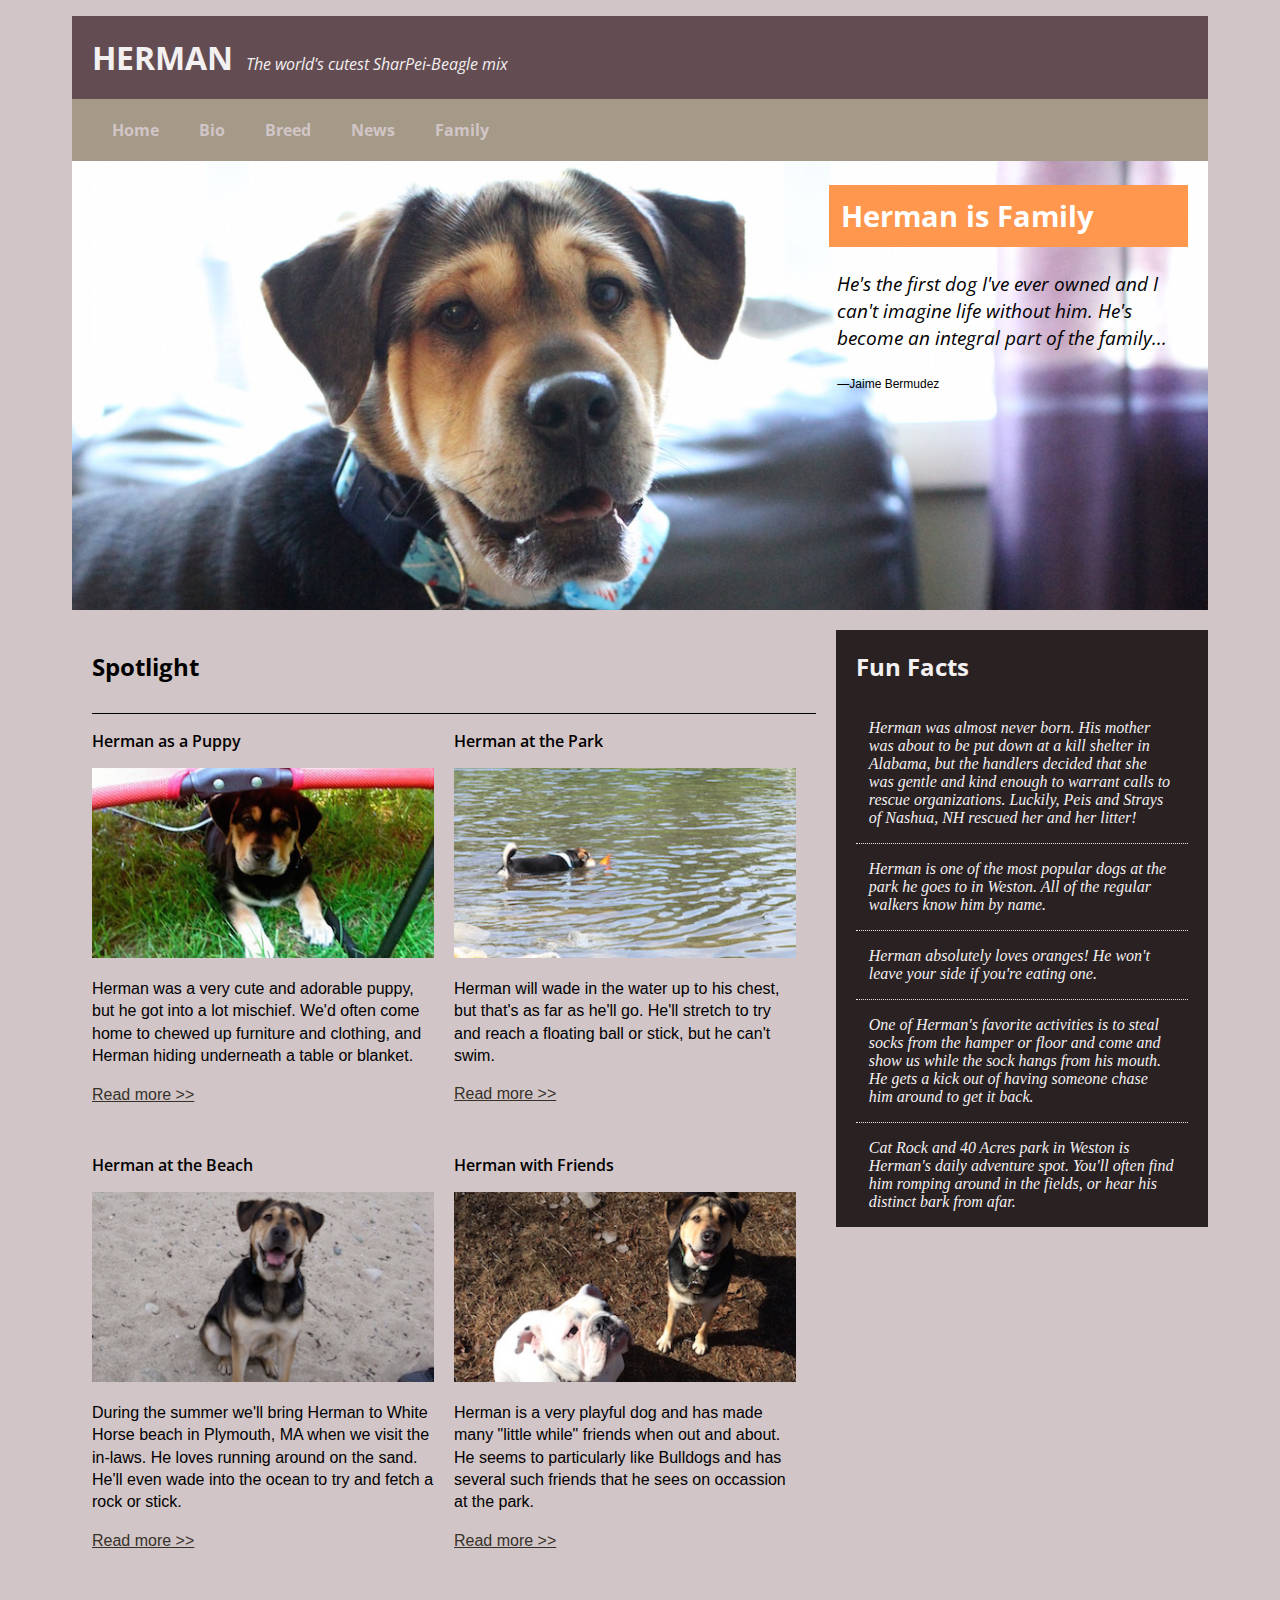
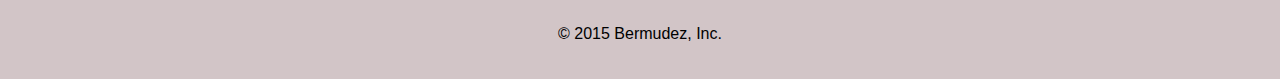
<file: index.html>
<!DOCTYPE html>
<html lang="en">
<head>
    <meta charset="UTF-8">
    <meta name="viewport" content="width=device-width, initial-scale=1">
    <title>DGMD-E27-Assignment2-Jaime-Bermudez</title>
    <link rel="stylesheet" href="application.css">
    <script src="http://code.jquery.com/jquery-1.11.0.min.js"></script>
    <script src="js/grids.min.js"></script>
    <script>
        // Picture element HTML5 shiv
        document.createElement( "picture" );
        jQuery(function($) {
            $('.col-1-2').responsiveEqualHeightGrid();  
        });
    </script>
    <script src="js/picturefill.min.js" async></script>
</head>
<body>
    <div class="wrapper">
        <header class="row row-pad">
            <div >
                <h1 class="col-3-3">Herman<span>The world's cutest SharPei-Beagle mix</span></h1>
            </div>
        </header>
        <div class="row">
            <nav class="col-3-3">
                <ul>
                    <li><a href="index.html" rel="bookmark">Home</a></li>
                    <li><a href="index.html">Bio</a></li>
                    <li><a href="index.html">Breed</a></li>
                    <li><a href="index.html">News</a></li>
                    <li><a href="family.html">Family</a></li>
                </ul>
            </nav>
        </div>
        <div class="row">
            <main class="col-3-3">
                <picture>
                    <source srcset="img/HermanFeature-1200.jpg" media="(min-width: 761px)">
                    <source srcset="img/HermanFeature-760.jpg" media="(min-width: 481px) and (max-width: 760px)">
                    <img srcset="img/HermanFeature-480.jpg" alt="Herman Feature Image">
                </picture>
                <article class="col-1-3 col-push-2">
                    <h2>Herman is Family</h2>
                    <blockquote>
                        <p>He's the first dog I've ever owned and I can't imagine life without him.  He's become an integral part of the family...</p>
                        <cite>Jaime Bermudez</cite>
                    </blockquote>
                </article>
            </main>
        </div>
        <div class="row row-pad">
            <section class="col-2-3">
                <h2>Spotlight</h2>
                <article class="col-1-2">
                    <h3>Herman as a Puppy</h3>
                    <a href="family.html">
                        <img src="img/HermanPuppy-372.jpg" alt="Herman at the Park">
                    </a>
                    <p>Herman was a very cute and adorable puppy, but he got into a lot mischief.  We'd often come home to chewed up furniture and clothing, and Herman hiding underneath a table or blanket.</p>
                    <p><a href="family.html">Read more &gt;&gt;</a></p>
                </article>
                <article class="col-1-2">
                    <h3>Herman at the Park</h3>
                    <a href="family.html">
                        <img src="img/HermanPark-372.jpg" alt="Herman at the Park">
                    </a>
                    <p>Herman will wade in the water up to his chest, but that's as far as he'll go.  He'll stretch to try and reach a floating ball or stick, but he can't swim.</p>
                    <p><a href="family.html">Read more &gt;&gt;</a></p>
                </article>
                <article class="col-1-2">
                    <h3>Herman at the Beach</h3>
                    <a href="family.html">
                        <img src="img/HermanBeach-372.jpg" alt="Herman at the Beach">
                    </a>
                    <p>During the summer we'll bring Herman to White Horse beach in Plymouth, MA when we visit the in-laws.  He loves running around on the sand.  He'll even wade into the ocean to try and fetch a rock or stick.</p>
                    <p><a href="family.html">Read more &gt;&gt;</a></p>
                </article>
                <article class="col-1-2">
                    <h3>Herman with Friends</h3>
                    <a href="family.html">
                        <img src="img/HermanBulldog-372.jpg" alt="Herman and Bulldog Friend">
                    </a>
                    <p>Herman is a very playful dog and has made many "little while" friends when out and about.  He seems to particularly like Bulldogs and has several such friends that he sees on occassion at the park.</p>
                    <p><a href="family.html">Read more &gt;&gt;</a></p>
                </article>
            </section>
            <aside class="col-1-3">
                <h2>Fun Facts</h2>
                <ul>
                    <li>Herman was almost never born.  His mother was about to be put down at a kill shelter in Alabama, but the handlers decided that she was gentle and kind enough to warrant calls to rescue organizations.  Luckily, Peis and Strays of Nashua, NH rescued her and her litter!</li>
                    <li>Herman is one of the most popular dogs at the park he goes to in Weston.  All of the regular walkers know him by name.</li>
                    <li>Herman absolutely loves oranges!  He won't
                    leave your side if you're eating one.</li>
                    <li>One of Herman's favorite activities is to steal socks from the hamper or floor and come and show us while the sock hangs from his mouth.  He gets a kick out of having someone chase him around to get it back.</li>
                    <li>Cat Rock and 40 Acres park in Weston is Herman's daily adventure spot.  You'll often find him romping around in the fields, or hear his distinct bark from afar.</li>
                </ul>
            </aside>
        </div>
        <div class="row row-pad">
            <footer class="col-3-3">
                &copy; 2015 Bermudez, Inc.
            </footer>
        </div>
    </div>
</body>
</html>
</file>
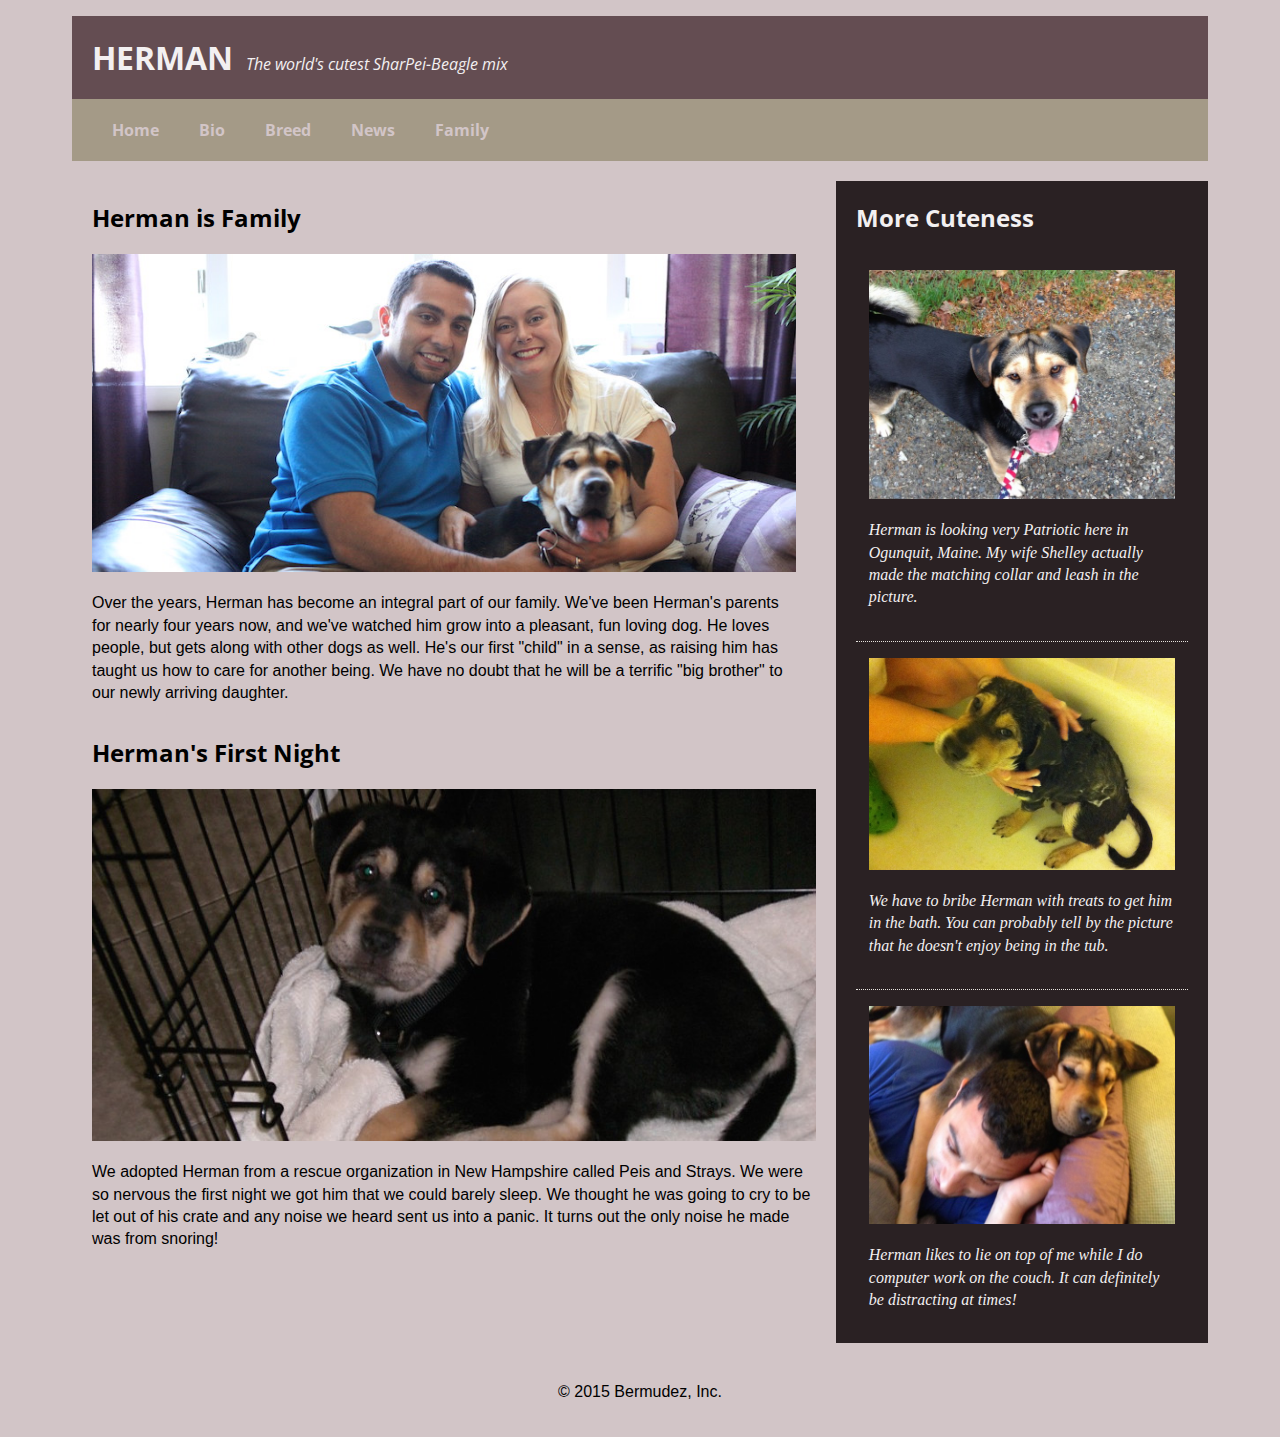
<file: family.html>
<!DOCTYPE html>
<html lang="en">
<head>
    <meta charset="UTF-8">
    <meta name="viewport" content="width=device-width, initial-scale=1">
    <title>DGMD-E27-Assignment2-Jaime-Bermudez</title>
    <link rel="stylesheet" href="application.css">
    <script>
        // Picture element HTML5 shiv
        document.createElement( "picture" );
    </script>
    <script src="js/picturefill.min.js" async></script>
</head>
<body>
    <div class="wrapper">
        <header class="row row-pad">
            <h1 class="col-3-3">Herman<span>The world's cutest SharPei-Beagle mix</span></h1>
        </header>
        <div class="row">
            <nav class="col-3-3">
                <ul>
                    <li><a href="index.html" rel="bookmark">Home</a></li>
                    <li><a href="index.html">Bio</a></li>
                    <li><a href="index.html">Breed</a></li>
                    <li><a href="index.html">News</a></li>
                    <li><a href="family.html">Family</a></li>
                </ul>
            </nav>
        </div>
        <div class="row row-pad">
           <section class="col-2-3">
               <article class="col-3-3">
                    <h2>Herman is Family</h2>
                    <a href="#">
                        <picture>
                            <source srcset="img/HermanFamily-800.jpg" media="(min-width: 551px)">
                            <img srcset="img/HermanFamily-550.jpg" alt="Herman With Family Picture">
                        </picture>
                    </a>
                    <p>Over the years, Herman has become an integral part of our family.  We've been Herman's parents for nearly four years now, and we've watched him grow into a pleasant, fun loving dog.  He loves people, but gets along with other dogs as well.  He's our first "child" in a sense, as raising him has taught us how to care for another being.  We have no doubt that he will be a terrific "big brother" to our newly arriving daughter.</p>
                </article>
                <article>
                    <h2>Herman's First Night</h2>
                    <a href="#">
                        <picture>
                            <source srcset="img/HermanFirstDay-800.jpg" media="(min-width: 551px)">                        
                            <img srcset="img/HermanFirstDay-550.jpg" alt="Herman's First Day at Home">
                        </picture>
                    </a>
                    <p>We adopted Herman from a rescue organization in New Hampshire called Peis and Strays.  We were so nervous the first night we got him that we could barely sleep.  We thought he was going to cry to be let out of his crate and any noise we heard sent us into a panic.  It turns out the only noise he made was from snoring!</p>
                </article>
            </section>
            <aside class="col-1-3">
                <h2>More Cuteness</h2>
                <ul>
                    <li>
                        <img src="img/HermanPatriotic-640.jpg" alt="Herman in Ogunquit with Patriotic Bandana">
                        <p>Herman is looking very Patriotic here in Ogunquit, Maine.  My wife Shelley actually made the matching collar and leash in the picture.</p>
                    </li>
                    <li>
                        <img src="img/HermanBath-640.jpg" alt="Herman Getting a Bath">
                        <p>We have to bribe Herman with treats to get him in the bath.  You can probably tell by the picture that he doesn't enjoy being in the tub.</p>
                    </li>
                    <li>
                        <img src="img/HermanCrushing-640.jpg" alt="Herman Lying on top of me">
                        <p>Herman likes to lie on top of me while I do computer work on the couch.  It can definitely be distracting at times!</p>
                    </li>
                </ul>
            </aside>
        </div>
        <div class="row row-pad">
            <footer class="col-3-3">
                &copy; 2015 Bermudez, Inc.
            </footer>
        </div>
    </div>
</body>
</html>
</file>
<file: application.css>
@import url(http://fonts.googleapis.com/css?family=Open+Sans);
/* This is my main Sass file.  It imports partial files */
/*! normalize.css v3.0.2 | MIT License | git.io/normalize */
/**
 * 1. Set default font family to sans-serif.
 * 2. Prevent iOS text size adjust after orientation change, without disabling
 *    user zoom.
 */
/* line 9, /Users/jab691/Documents/workspaces/harvard-extension/dgmde27-January2015/DGMD-E27-Assignment2/sass/normalize */
html {
  font-family: sans-serif;
  /* 1 */
  -ms-text-size-adjust: 100%;
  /* 2 */
  -webkit-text-size-adjust: 100%;
  /* 2 */ }

/**
 * Remove default margin.
 */
/* line 19, /Users/jab691/Documents/workspaces/harvard-extension/dgmde27-January2015/DGMD-E27-Assignment2/sass/normalize */
body {
  margin: 0; }

/* HTML5 display definitions
   ========================================================================== */
/**
 * Correct `block` display not defined for any HTML5 element in IE 8/9.
 * Correct `block` display not defined for `details` or `summary` in IE 10/11
 * and Firefox.
 * Correct `block` display not defined for `main` in IE 11.
 */
/* line 45, /Users/jab691/Documents/workspaces/harvard-extension/dgmde27-January2015/DGMD-E27-Assignment2/sass/normalize */
article, aside, details, figcaption, figure, footer, header, hgroup, main, menu, nav, section, summary {
  display: block; }

/**
 * 1. Correct `inline-block` display not defined in IE 8/9.
 * 2. Normalize vertical alignment of `progress` in Chrome, Firefox, and Opera.
 */
/* line 57, /Users/jab691/Documents/workspaces/harvard-extension/dgmde27-January2015/DGMD-E27-Assignment2/sass/normalize */
audio, canvas, progress, video {
  display: inline-block;
  /* 1 */
  vertical-align: baseline;
  /* 2 */ }

/**
 * Prevent modern browsers from displaying `audio` without controls.
 * Remove excess height in iOS 5 devices.
 */
/* line 67, /Users/jab691/Documents/workspaces/harvard-extension/dgmde27-January2015/DGMD-E27-Assignment2/sass/normalize */
audio:not([controls]) {
  display: none;
  height: 0; }

/**
 * Address `[hidden]` styling not present in IE 8/9/10.
 * Hide the `template` element in IE 8/9/11, Safari, and Firefox < 22.
 */
/* line 78, /Users/jab691/Documents/workspaces/harvard-extension/dgmde27-January2015/DGMD-E27-Assignment2/sass/normalize */
[hidden], template {
  display: none; }

/* Links
   ========================================================================== */
/**
 * Remove the gray background color from active links in IE 10.
 */
/* line 89, /Users/jab691/Documents/workspaces/harvard-extension/dgmde27-January2015/DGMD-E27-Assignment2/sass/normalize */
a {
  background-color: transparent; }

/**
 * Improve readability when focused and also mouse hovered in all browsers.
 */
/* line 98, /Users/jab691/Documents/workspaces/harvard-extension/dgmde27-January2015/DGMD-E27-Assignment2/sass/normalize */
a:active, a:hover {
  outline: 0; }

/* Text-level semantics
   ========================================================================== */
/**
 * Address styling not present in IE 8/9/10/11, Safari, and Chrome.
 */
/* line 109, /Users/jab691/Documents/workspaces/harvard-extension/dgmde27-January2015/DGMD-E27-Assignment2/sass/normalize */
abbr[title] {
  border-bottom: 1px dotted; }

/**
 * Address style set to `bolder` in Firefox 4+, Safari, and Chrome.
 */
/* line 118, /Users/jab691/Documents/workspaces/harvard-extension/dgmde27-January2015/DGMD-E27-Assignment2/sass/normalize */
b, strong {
  font-weight: bold; }

/**
 * Address styling not present in Safari and Chrome.
 */
/* line 126, /Users/jab691/Documents/workspaces/harvard-extension/dgmde27-January2015/DGMD-E27-Assignment2/sass/normalize */
dfn {
  font-style: italic; }

/**
 * Address variable `h1` font-size and margin within `section` and `article`
 * contexts in Firefox 4+, Safari, and Chrome.
 */
/* line 135, /Users/jab691/Documents/workspaces/harvard-extension/dgmde27-January2015/DGMD-E27-Assignment2/sass/normalize */
h1 {
  font-size: 2em;
  margin: 0.67em 0; }

/**
 * Address styling not present in IE 8/9.
 */
/* line 144, /Users/jab691/Documents/workspaces/harvard-extension/dgmde27-January2015/DGMD-E27-Assignment2/sass/normalize */
mark {
  background: #ff0;
  color: #000; }

/**
 * Address inconsistent and variable font size in all browsers.
 */
/* line 153, /Users/jab691/Documents/workspaces/harvard-extension/dgmde27-January2015/DGMD-E27-Assignment2/sass/normalize */
small {
  font-size: 80%; }

/**
 * Prevent `sub` and `sup` affecting `line-height` in all browsers.
 */
/* line 162, /Users/jab691/Documents/workspaces/harvard-extension/dgmde27-January2015/DGMD-E27-Assignment2/sass/normalize */
sub, sup {
  font-size: 75%;
  line-height: 0;
  position: relative;
  vertical-align: baseline; }

/* line 169, /Users/jab691/Documents/workspaces/harvard-extension/dgmde27-January2015/DGMD-E27-Assignment2/sass/normalize */
sup {
  top: -0.5em; }

/* line 173, /Users/jab691/Documents/workspaces/harvard-extension/dgmde27-January2015/DGMD-E27-Assignment2/sass/normalize */
sub {
  bottom: -0.25em; }

/* Embedded content
   ========================================================================== */
/**
 * Remove border when inside `a` element in IE 8/9/10.
 */
/* line 184, /Users/jab691/Documents/workspaces/harvard-extension/dgmde27-January2015/DGMD-E27-Assignment2/sass/normalize */
img {
  border: 0; }

/**
 * Correct overflow not hidden in IE 9/10/11.
 */
/* line 192, /Users/jab691/Documents/workspaces/harvard-extension/dgmde27-January2015/DGMD-E27-Assignment2/sass/normalize */
svg:not(:root) {
  overflow: hidden; }

/* Grouping content
   ========================================================================== */
/**
 * Address margin not present in IE 8/9 and Safari.
 */
/* line 203, /Users/jab691/Documents/workspaces/harvard-extension/dgmde27-January2015/DGMD-E27-Assignment2/sass/normalize */
figure {
  margin: 1em 40px; }

/**
 * Address differences between Firefox and other browsers.
 */
/* line 211, /Users/jab691/Documents/workspaces/harvard-extension/dgmde27-January2015/DGMD-E27-Assignment2/sass/normalize */
hr {
  -moz-box-sizing: content-box;
  box-sizing: content-box;
  height: 0; }

/**
 * Contain overflow in all browsers.
 */
/* line 221, /Users/jab691/Documents/workspaces/harvard-extension/dgmde27-January2015/DGMD-E27-Assignment2/sass/normalize */
pre {
  overflow: auto; }

/**
 * Address odd `em`-unit font size rendering in all browsers.
 */
/* line 232, /Users/jab691/Documents/workspaces/harvard-extension/dgmde27-January2015/DGMD-E27-Assignment2/sass/normalize */
code, kbd, pre, samp {
  font-family: monospace, monospace;
  font-size: 1em; }

/* Forms
   ========================================================================== */
/**
 * Known limitation: by default, Chrome and Safari on OS X allow very limited
 * styling of `select`, unless a `border` property is set.
 */
/**
 * 1. Correct color not being inherited.
 *    Known issue: affects color of disabled elements.
 * 2. Correct font properties not being inherited.
 * 3. Address margins set differently in Firefox 4+, Safari, and Chrome.
 */
/* line 256, /Users/jab691/Documents/workspaces/harvard-extension/dgmde27-January2015/DGMD-E27-Assignment2/sass/normalize */
button, input, optgroup, select, textarea {
  color: inherit;
  /* 1 */
  font: inherit;
  /* 2 */
  margin: 0;
  /* 3 */ }

/**
 * Address `overflow` set to `hidden` in IE 8/9/10/11.
 */
/* line 266, /Users/jab691/Documents/workspaces/harvard-extension/dgmde27-January2015/DGMD-E27-Assignment2/sass/normalize */
button {
  overflow: visible; }

/**
 * Address inconsistent `text-transform` inheritance for `button` and `select`.
 * All other form control elements do not inherit `text-transform` values.
 * Correct `button` style inheritance in Firefox, IE 8/9/10/11, and Opera.
 * Correct `select` style inheritance in Firefox.
 */
/* line 278, /Users/jab691/Documents/workspaces/harvard-extension/dgmde27-January2015/DGMD-E27-Assignment2/sass/normalize */
button, select {
  text-transform: none; }

/**
 * 1. Avoid the WebKit bug in Android 4.0.* where (2) destroys native `audio`
 *    and `video` controls.
 * 2. Correct inability to style clickable `input` types in iOS.
 * 3. Improve usability and consistency of cursor style between image-type
 *    `input` and others.
 */
/* line 293, /Users/jab691/Documents/workspaces/harvard-extension/dgmde27-January2015/DGMD-E27-Assignment2/sass/normalize */
button, html input[type="button"], input[type="reset"], input[type="submit"] {
  -webkit-appearance: button;
  /* 2 */
  cursor: pointer;
  /* 3 */ }

/**
 * Re-set default cursor for disabled elements.
 */
/* line 303, /Users/jab691/Documents/workspaces/harvard-extension/dgmde27-January2015/DGMD-E27-Assignment2/sass/normalize */
button[disabled], html input[disabled] {
  cursor: default; }

/**
 * Remove inner padding and border in Firefox 4+.
 */
/* line 312, /Users/jab691/Documents/workspaces/harvard-extension/dgmde27-January2015/DGMD-E27-Assignment2/sass/normalize */
button::-moz-focus-inner, input::-moz-focus-inner {
  border: 0;
  padding: 0; }

/**
 * Address Firefox 4+ setting `line-height` on `input` using `!important` in
 * the UA stylesheet.
 */
/* line 322, /Users/jab691/Documents/workspaces/harvard-extension/dgmde27-January2015/DGMD-E27-Assignment2/sass/normalize */
input {
  line-height: normal; }

/**
 * It's recommended that you don't attempt to style these elements.
 * Firefox's implementation doesn't respect box-sizing, padding, or width.
 *
 * 1. Address box sizing set to `content-box` in IE 8/9/10.
 * 2. Remove excess padding in IE 8/9/10.
 */
/* line 335, /Users/jab691/Documents/workspaces/harvard-extension/dgmde27-January2015/DGMD-E27-Assignment2/sass/normalize */
input[type="checkbox"], input[type="radio"] {
  box-sizing: border-box;
  /* 1 */
  padding: 0;
  /* 2 */ }

/**
 * Fix the cursor style for Chrome's increment/decrement buttons. For certain
 * `font-size` values of the `input`, it causes the cursor style of the
 * decrement button to change from `default` to `text`.
 */
/* line 347, /Users/jab691/Documents/workspaces/harvard-extension/dgmde27-January2015/DGMD-E27-Assignment2/sass/normalize */
input[type="number"]::-webkit-inner-spin-button, input[type="number"]::-webkit-outer-spin-button {
  height: auto; }

/**
 * 1. Address `appearance` set to `searchfield` in Safari and Chrome.
 * 2. Address `box-sizing` set to `border-box` in Safari and Chrome
 *    (include `-moz` to future-proof).
 */
/* line 357, /Users/jab691/Documents/workspaces/harvard-extension/dgmde27-January2015/DGMD-E27-Assignment2/sass/normalize */
input[type="search"] {
  -webkit-appearance: textfield;
  /* 1 */
  -moz-box-sizing: content-box;
  -webkit-box-sizing: content-box;
  /* 2 */
  box-sizing: content-box; }

/**
 * Remove inner padding and search cancel button in Safari and Chrome on OS X.
 * Safari (but not Chrome) clips the cancel button when the search input has
 * padding (and `textfield` appearance).
 */
/* line 371, /Users/jab691/Documents/workspaces/harvard-extension/dgmde27-January2015/DGMD-E27-Assignment2/sass/normalize */
input[type="search"]::-webkit-search-cancel-button, input[type="search"]::-webkit-search-decoration {
  -webkit-appearance: none; }

/**
 * Define consistent border, margin, and padding.
 */
/* line 379, /Users/jab691/Documents/workspaces/harvard-extension/dgmde27-January2015/DGMD-E27-Assignment2/sass/normalize */
fieldset {
  border: 1px solid #c0c0c0;
  margin: 0 2px;
  padding: 0.35em 0.625em 0.75em; }

/**
 * 1. Correct `color` not being inherited in IE 8/9/10/11.
 * 2. Remove padding so people aren't caught out if they zero out fieldsets.
 */
/* line 390, /Users/jab691/Documents/workspaces/harvard-extension/dgmde27-January2015/DGMD-E27-Assignment2/sass/normalize */
legend {
  border: 0;
  /* 1 */
  padding: 0;
  /* 2 */ }

/**
 * Remove default vertical scrollbar in IE 8/9/10/11.
 */
/* line 399, /Users/jab691/Documents/workspaces/harvard-extension/dgmde27-January2015/DGMD-E27-Assignment2/sass/normalize */
textarea {
  overflow: auto; }

/**
 * Don't inherit the `font-weight` (applied by a rule above).
 * NOTE: the default cannot safely be changed in Chrome and Safari on OS X.
 */
/* line 408, /Users/jab691/Documents/workspaces/harvard-extension/dgmde27-January2015/DGMD-E27-Assignment2/sass/normalize */
optgroup {
  font-weight: bold; }

/* Tables
   ========================================================================== */
/**
 * Remove most spacing between table cells.
 */
/* line 419, /Users/jab691/Documents/workspaces/harvard-extension/dgmde27-January2015/DGMD-E27-Assignment2/sass/normalize */
table {
  border-collapse: collapse;
  border-spacing: 0; }

/* line 425, /Users/jab691/Documents/workspaces/harvard-extension/dgmde27-January2015/DGMD-E27-Assignment2/sass/normalize */
td, th {
  padding: 0; }

/* Fonts */
/* Colors */
/* orange nav background */
/* light blue background */
/* Grid system padding and columns */
/* Site mixins */
/* line 1, /Users/jab691/Documents/workspaces/harvard-extension/dgmde27-January2015/DGMD-E27-Assignment2/sass/site */
*, *:after, *:before {
  -webkit-box-sizing: border-box;
  -moz-box-sizing: border-box;
  box-sizing: border-box; }

/* General styles */
/* line 8, /Users/jab691/Documents/workspaces/harvard-extension/dgmde27-January2015/DGMD-E27-Assignment2/sass/site */
body {
  background-color: #d2c5c7;
  /* light grey */ }

/* line 17, /Users/jab691/Documents/workspaces/harvard-extension/dgmde27-January2015/DGMD-E27-Assignment2/sass/site */
h1, h2, h3, h4, h5, h6 {
  font-family: 'Open Sans', sans-serif; }

/* Main page article headings */
/* line 21, /Users/jab691/Documents/workspaces/harvard-extension/dgmde27-January2015/DGMD-E27-Assignment2/sass/site */
h3 {
  font-size: 1em;
  font-weight: 600; }

/* line 26, /Users/jab691/Documents/workspaces/harvard-extension/dgmde27-January2015/DGMD-E27-Assignment2/sass/site */
a {
  color: #363229; }
  /* line 28, /Users/jab691/Documents/workspaces/harvard-extension/dgmde27-January2015/DGMD-E27-Assignment2/sass/site */
  a:hover {
    color: #e6e3de; }

/* line 33, /Users/jab691/Documents/workspaces/harvard-extension/dgmde27-January2015/DGMD-E27-Assignment2/sass/site */
p {
  line-height: 1.4; }

/* line 37, /Users/jab691/Documents/workspaces/harvard-extension/dgmde27-January2015/DGMD-E27-Assignment2/sass/site */
img {
  max-width: 100%; }

/* line 41, /Users/jab691/Documents/workspaces/harvard-extension/dgmde27-January2015/DGMD-E27-Assignment2/sass/site */
ul {
  list-style-type: none;
  margin: 0;
  padding: 0; }

/* line 47, /Users/jab691/Documents/workspaces/harvard-extension/dgmde27-January2015/DGMD-E27-Assignment2/sass/site */
article {
  margin-bottom: 1em; }

/* Section specific styles */
/* line 52, /Users/jab691/Documents/workspaces/harvard-extension/dgmde27-January2015/DGMD-E27-Assignment2/sass/site */
header {
  background-color: #644D52; }
  /* line 54, /Users/jab691/Documents/workspaces/harvard-extension/dgmde27-January2015/DGMD-E27-Assignment2/sass/site */
  header h1 {
    margin: 0;
    color: #f3f0f1;
    text-transform: uppercase; }
  /* line 59, /Users/jab691/Documents/workspaces/harvard-extension/dgmde27-January2015/DGMD-E27-Assignment2/sass/site */
  header span {
    color: #f3f0f1;
    text-transform: none;
    font-size: 0.5em;
    font-style: italic;
    font-weight: normal;
    padding: 0.8em 0 0 0.8em; }

/* line 69, /Users/jab691/Documents/workspaces/harvard-extension/dgmde27-January2015/DGMD-E27-Assignment2/sass/site */
nav {
  background-color: #A49A87; }
  /* line 71, /Users/jab691/Documents/workspaces/harvard-extension/dgmde27-January2015/DGMD-E27-Assignment2/sass/site */
  nav ul {
    padding-left: 1.25em; }
    /* line 73, /Users/jab691/Documents/workspaces/harvard-extension/dgmde27-January2015/DGMD-E27-Assignment2/sass/site */
    nav ul a {
      font-family: 'Open Sans', sans-serif;
      color: #d2c5c7;
      text-decoration: none;
      font-weight: bold;
      padding: 1.25em;
      float: left; }
      /* line 80, /Users/jab691/Documents/workspaces/harvard-extension/dgmde27-January2015/DGMD-E27-Assignment2/sass/site */
      nav ul a:hover {
        color: #2a2123; }

/* line 87, /Users/jab691/Documents/workspaces/harvard-extension/dgmde27-January2015/DGMD-E27-Assignment2/sass/site */
.wrapper {
  width: 100%;
  max-width: 1200px;
  margin: 0 auto;
  padding: 1em 2em;
  background-color: #d2c5c7; }

/* Feature image and article area */
/* line 96, /Users/jab691/Documents/workspaces/harvard-extension/dgmde27-January2015/DGMD-E27-Assignment2/sass/site */
main img {
  display: block;
  width: 100%; }

/* line 101, /Users/jab691/Documents/workspaces/harvard-extension/dgmde27-January2015/DGMD-E27-Assignment2/sass/site */
main h2 {
  background-color: #FF974F;
  color: #fff;
  padding: 0.4em;
  font-size: 1.8em; }

/* line 108, /Users/jab691/Documents/workspaces/harvard-extension/dgmde27-January2015/DGMD-E27-Assignment2/sass/site */
blockquote {
  font-family: 'Open Sans', sans-serif;
  font-style: italic;
  margin: 0.5em; }
  /* line 112, /Users/jab691/Documents/workspaces/harvard-extension/dgmde27-January2015/DGMD-E27-Assignment2/sass/site */
  blockquote p {
    font-size: 1.2em; }
  /* line 115, /Users/jab691/Documents/workspaces/harvard-extension/dgmde27-January2015/DGMD-E27-Assignment2/sass/site */
  blockquote cite {
    font-family: Arial, Geneva, sans-serif;
    font-style: normal;
    font-size: 0.75em; }
    /* line 119, /Users/jab691/Documents/workspaces/harvard-extension/dgmde27-January2015/DGMD-E27-Assignment2/sass/site */
    blockquote cite::before {
      content: "\2014 "; }

/* Spotlight main page */
/* line 126, /Users/jab691/Documents/workspaces/harvard-extension/dgmde27-January2015/DGMD-E27-Assignment2/sass/site */
section > h2 {
  margin-bottom: 0;
  padding-bottom: 1.25em;
  border-bottom: 1px solid; }

/* line 132, /Users/jab691/Documents/workspaces/harvard-extension/dgmde27-January2015/DGMD-E27-Assignment2/sass/site */
aside {
  background-color: #2a2123;
  padding-left: 1.25em;
  color: #f3f0f1; }
  /* line 136, /Users/jab691/Documents/workspaces/harvard-extension/dgmde27-January2015/DGMD-E27-Assignment2/sass/site */
  aside li {
    margin: 0;
    border-top: 1px dotted #e6e3de;
    padding: 1em 0.8em;
    font-family: Georgia, Times, serif;
    font-style: italic; }
    /* line 142, /Users/jab691/Documents/workspaces/harvard-extension/dgmde27-January2015/DGMD-E27-Assignment2/sass/site */
    aside li:first-of-type {
      border: none; }

/* line 148, /Users/jab691/Documents/workspaces/harvard-extension/dgmde27-January2015/DGMD-E27-Assignment2/sass/site */
footer {
  text-align: center; }

/* grid system */
/* line 3, /Users/jab691/Documents/workspaces/harvard-extension/dgmde27-January2015/DGMD-E27-Assignment2/sass/mixins */
.row::after {
  content: "";
  display: table;
  clear: both; }

/* line 157, /Users/jab691/Documents/workspaces/harvard-extension/dgmde27-January2015/DGMD-E27-Assignment2/sass/site */
[class*='col-'] {
  float: left;
  position: relative;
  padding-right: 1.25em; }
  /* line 161, /Users/jab691/Documents/workspaces/harvard-extension/dgmde27-January2015/DGMD-E27-Assignment2/sass/site */
  .row [class*='col-']:last-of-type {
    padding-right: 0; }

/* Opt-in outside padding */
/* line 166, /Users/jab691/Documents/workspaces/harvard-extension/dgmde27-January2015/DGMD-E27-Assignment2/sass/site */
.row-pad {
  padding: 1.25em 0 1.25em 1.25em; }
  /* line 168, /Users/jab691/Documents/workspaces/harvard-extension/dgmde27-January2015/DGMD-E27-Assignment2/sass/site */
  .row-pad [class*='col-']:last-of-type {
    padding-right: 1.25em; }

/* line 173, /Users/jab691/Documents/workspaces/harvard-extension/dgmde27-January2015/DGMD-E27-Assignment2/sass/site */
.col-3-3 {
  width: 99.999999%; }

/* line 176, /Users/jab691/Documents/workspaces/harvard-extension/dgmde27-January2015/DGMD-E27-Assignment2/sass/site */
.col-2-3 {
  width: 66.666666%; }

/* line 179, /Users/jab691/Documents/workspaces/harvard-extension/dgmde27-January2015/DGMD-E27-Assignment2/sass/site */
.col-1-3 {
  width: 33.333333%; }

/* line 182, /Users/jab691/Documents/workspaces/harvard-extension/dgmde27-January2015/DGMD-E27-Assignment2/sass/site */
.col-1-2 {
  width: 50%; }

/* line 185, /Users/jab691/Documents/workspaces/harvard-extension/dgmde27-January2015/DGMD-E27-Assignment2/sass/site */
.col-push-2 {
  left: 66.666666%; }

/* Media queries */
@media only screen and (min-width: 828px) and (max-width: 979px) {
  /* line 191, /Users/jab691/Documents/workspaces/harvard-extension/dgmde27-January2015/DGMD-E27-Assignment2/sass/site */
  main h2 {
    font-size: 1.4em; }
 }

@media only screen and (max-width: 827px) {
  /* line 196, /Users/jab691/Documents/workspaces/harvard-extension/dgmde27-January2015/DGMD-E27-Assignment2/sass/site */
  main h2 {
    font-size: 1.2em; }
 }

@media only screen and (min-width: 776px) {
  /* line 202, /Users/jab691/Documents/workspaces/harvard-extension/dgmde27-January2015/DGMD-E27-Assignment2/sass/site */
  .row [class*="col-"].col-push-2 {
    position: absolute;
    padding-right: 1.25em;
    top: 0; }
 }

@media only screen and (max-width: 775px) {
  /* line 209, /Users/jab691/Documents/workspaces/harvard-extension/dgmde27-January2015/DGMD-E27-Assignment2/sass/site */
  .col-push-2 {
    left: 0;
    margin: 0; }

  /* line 213, /Users/jab691/Documents/workspaces/harvard-extension/dgmde27-January2015/DGMD-E27-Assignment2/sass/site */
  main h2 {
    margin-top: 0; }
 }

@media only screen and (max-width: 579px) {
  /* line 218, /Users/jab691/Documents/workspaces/harvard-extension/dgmde27-January2015/DGMD-E27-Assignment2/sass/site */
  nav ul a {
    display: block;
    float: none; }

  /* line 222, /Users/jab691/Documents/workspaces/harvard-extension/dgmde27-January2015/DGMD-E27-Assignment2/sass/site */
  nav li {
    width: 33.333333%;
    float: left; }

  /* line 226, /Users/jab691/Documents/workspaces/harvard-extension/dgmde27-January2015/DGMD-E27-Assignment2/sass/site */
  header span {
    display: block;
    padding-left: 0; }

  /* line 230, /Users/jab691/Documents/workspaces/harvard-extension/dgmde27-January2015/DGMD-E27-Assignment2/sass/site */
  footer {
    padding-top: 1.25em; }

  /* line 233, /Users/jab691/Documents/workspaces/harvard-extension/dgmde27-January2015/DGMD-E27-Assignment2/sass/site */
  [class*='col-'] {
    padding: 0;
    width: 100%; }

  /* line 237, /Users/jab691/Documents/workspaces/harvard-extension/dgmde27-January2015/DGMD-E27-Assignment2/sass/site */
  .row-pad {
    padding: 0 1.25em 1.25em; }
    /* line 239, /Users/jab691/Documents/workspaces/harvard-extension/dgmde27-January2015/DGMD-E27-Assignment2/sass/site */
    .row-pad [class*='col-']:last-of-type {
      padding: 0; }

  /* line 243, /Users/jab691/Documents/workspaces/harvard-extension/dgmde27-January2015/DGMD-E27-Assignment2/sass/site */
  header.row-pad {
    padding-top: 1.25em; }

  /* line 246, /Users/jab691/Documents/workspaces/harvard-extension/dgmde27-January2015/DGMD-E27-Assignment2/sass/site */
  .wrapper {
    padding: 0.4em 0; }

  /* line 249, /Users/jab691/Documents/workspaces/harvard-extension/dgmde27-January2015/DGMD-E27-Assignment2/sass/site */
  aside h2 {
    padding-left: 0.8em; }

  /* line 252, /Users/jab691/Documents/workspaces/harvard-extension/dgmde27-January2015/DGMD-E27-Assignment2/sass/site */
  section > h2 {
    padding-bottom: 0.8em; }

  /* line 255, /Users/jab691/Documents/workspaces/harvard-extension/dgmde27-January2015/DGMD-E27-Assignment2/sass/site */
  article {
    margin-bottom: 0.8em; }
 }

/* end 579 */
@media only screen and (min-width: 580px) and (max-width: 775px) {
  /* line 263, /Users/jab691/Documents/workspaces/harvard-extension/dgmde27-January2015/DGMD-E27-Assignment2/sass/site */
  .col-2-3, .col-1-3 {
    width: 99.999999%; }

  /* line 266, /Users/jab691/Documents/workspaces/harvard-extension/dgmde27-January2015/DGMD-E27-Assignment2/sass/site */
  .row-pad {
    padding: 0.8em 0 1.25em 0.8em; }
 }

/* end 580-775 */
</file>
